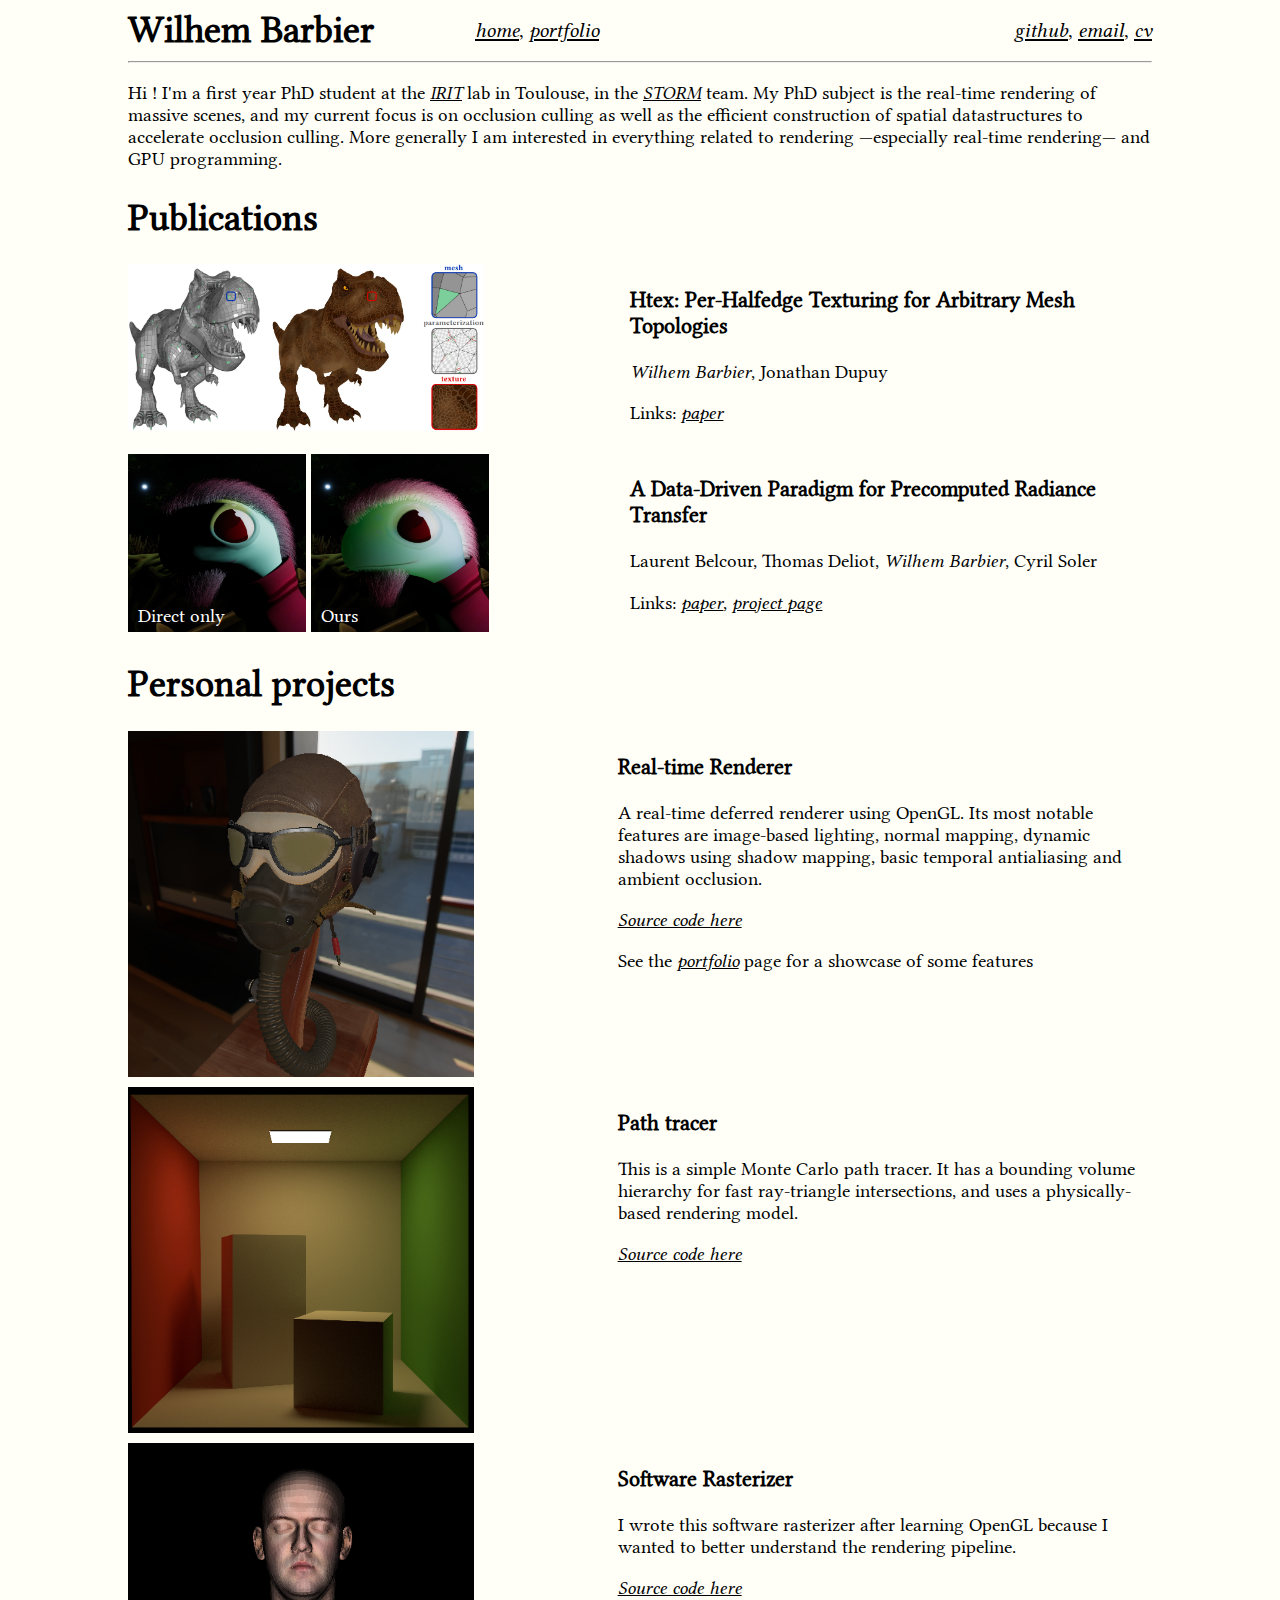
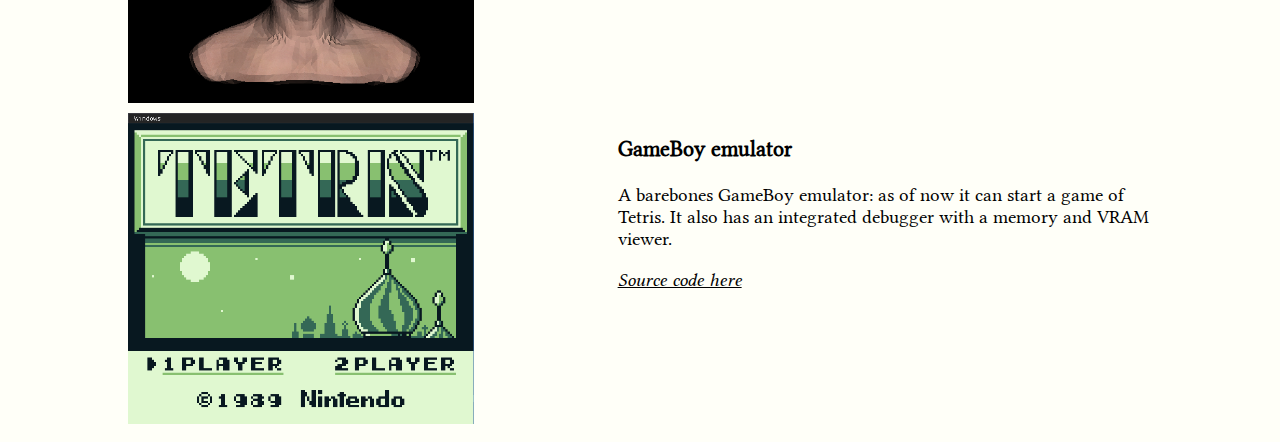
<file: index.html>
<html>
    <head>
        <meta charset="utf8"/>
        <title>Wilhem Barbier</title>
        <link rel="stylesheet" href="res/style.css"/>
    </head>
    <body>
        <h1 style='display: inline;'>Wilhem Barbier</h1>
        <div width='100%' style='display:inline-block;margin-left: 5em'>
            <span class='navbar' style='float:left;'>
                <a href='/'>home</a>,
                <a href='/portfolio.html'>portfolio</a>
            </span>
            </div>
        <span id="links" class='navbar'>
            <a href="https://github.com/wbrbr">github</a>,
            <a href="mailto:wilhem@wbrbr.org">email</a>,
            <a href="res/cv.pdf">cv</a></span>
            </span>
</span>
        <hr/>
        <p>Hi ! I'm a first year PhD student at the <a href='irit.fr'>IRIT</a> lab in Toulouse, in the <a href='https://www.irit.fr/storm/site/'>STORM</a> team. My PhD subject is the real-time rendering of massive scenes, and my current focus is on occlusion culling as well as the efficient construction of spatial datastructures to accelerate occlusion culling. More generally I am interested in everything related to rendering &mdash;especially real-time rendering&mdash; and GPU programming.</p>
        <h1>Publications</h1>
        <div class='container'>
            <div class='project-img'>
                <img src='res/img/htex.png' width=75% />
            </div>
            <div class='project-desc'>
                <h3>Htex: Per-Halfedge Texturing for Arbitrary Mesh Topologies</h3>
                <p><i>Wilhem Barbier</i>, Jonathan Dupuy</p>
                <p>Links: <a href='https://arxiv.org/pdf/2207.05618.pdf'>paper</a></p>
            </div>

            <div class="project-img">
                <span style='position:relative;'>
                    <img src='res/img/inset_noGI.png' width=37.5%/>
                    <span style='position: absolute; left: 10px; bottom: 10px; color: white;'>Direct only</span>
                </span>
                <span style='position:relative;'>
                    <img src='res/img/inset.png' width=37.5% />
                    <span style='position: absolute; left: 10px; bottom: 10px; color: white;'>Ours</span>
                </span>
            </div>
            <div class="project-desc">
                <h3>A Data-Driven Paradigm for Precomputed Radiance Transfer</h3>
                <p>Laurent Belcour, Thomas Deliot, <i>Wilhem Barbier</i>, Cyril Soler</p>
                <p>Links: <a href='https://arxiv.org/pdf/2206.13112.pdf'>paper</a>, <a href='https://unity-grenoble.github.io/website/publication/2022/07/12/rendering-data-driven-prt.html'>project page</a></p>
            </div>
        </div>
        <h1>Personal projects</h1>
        <div class="container">
            <div class="project-img">
                <img src="res/img/realtime.png" width=75% />
            </div>
            <div class="project-desc">
                <h3>Real-time Renderer</h3>
                <p>A real-time deferred renderer using OpenGL. Its most notable features are image-based lighting, normal mapping, dynamic shadows using shadow mapping, basic temporal antialiasing and ambient occlusion.
                <p><a href="https://github.com/wbrbr/realtime">Source code here</a></p>
                <p>See the <a href='/portfolio.html'>portfolio</a> page for a showcase of some features</p>
            </div>
            <div class="project-img">
                <img src="res/img/cornell_box.png" width=75% />
            </div>
            <div class="project-desc">
                <h3>Path tracer</h3>
                <p>This is a simple Monte Carlo path tracer. It has a bounding volume hierarchy for fast ray-triangle intersections, and uses a physically-based rendering model.</p>
                <p><a href="https://github.com/wbrbr/pathtracer">Source code here</a></p>
            </div>
            <div class="project-img">
                <img src="res/img/rasterizer.png" width=75% />
            </div>
            <div class="project-desc">
                <h3>Software Rasterizer</h3>
                <p>I wrote this software rasterizer after learning OpenGL because I wanted to better understand the rendering pipeline.</p>
                <p><a href="https://github.com/wbrbr/rasterizer">Source code here</a></p>
            </div>
            <div class="project-img">
                <img src="res/img/gbemu.png" width=75% />
            </div>
            <div class="project-desc">
                <h3>GameBoy emulator</h3>
                <p>A barebones GameBoy emulator: as of now it can start a game of Tetris. It also has an integrated debugger with a memory and VRAM viewer.</p>
                <p><a href="https://github.com/wbrbr/gbemu">Source code here</a></p>
            </div>
            <div class='project-img'>
            </div>
        </div>
    </body>
</html>
</file>
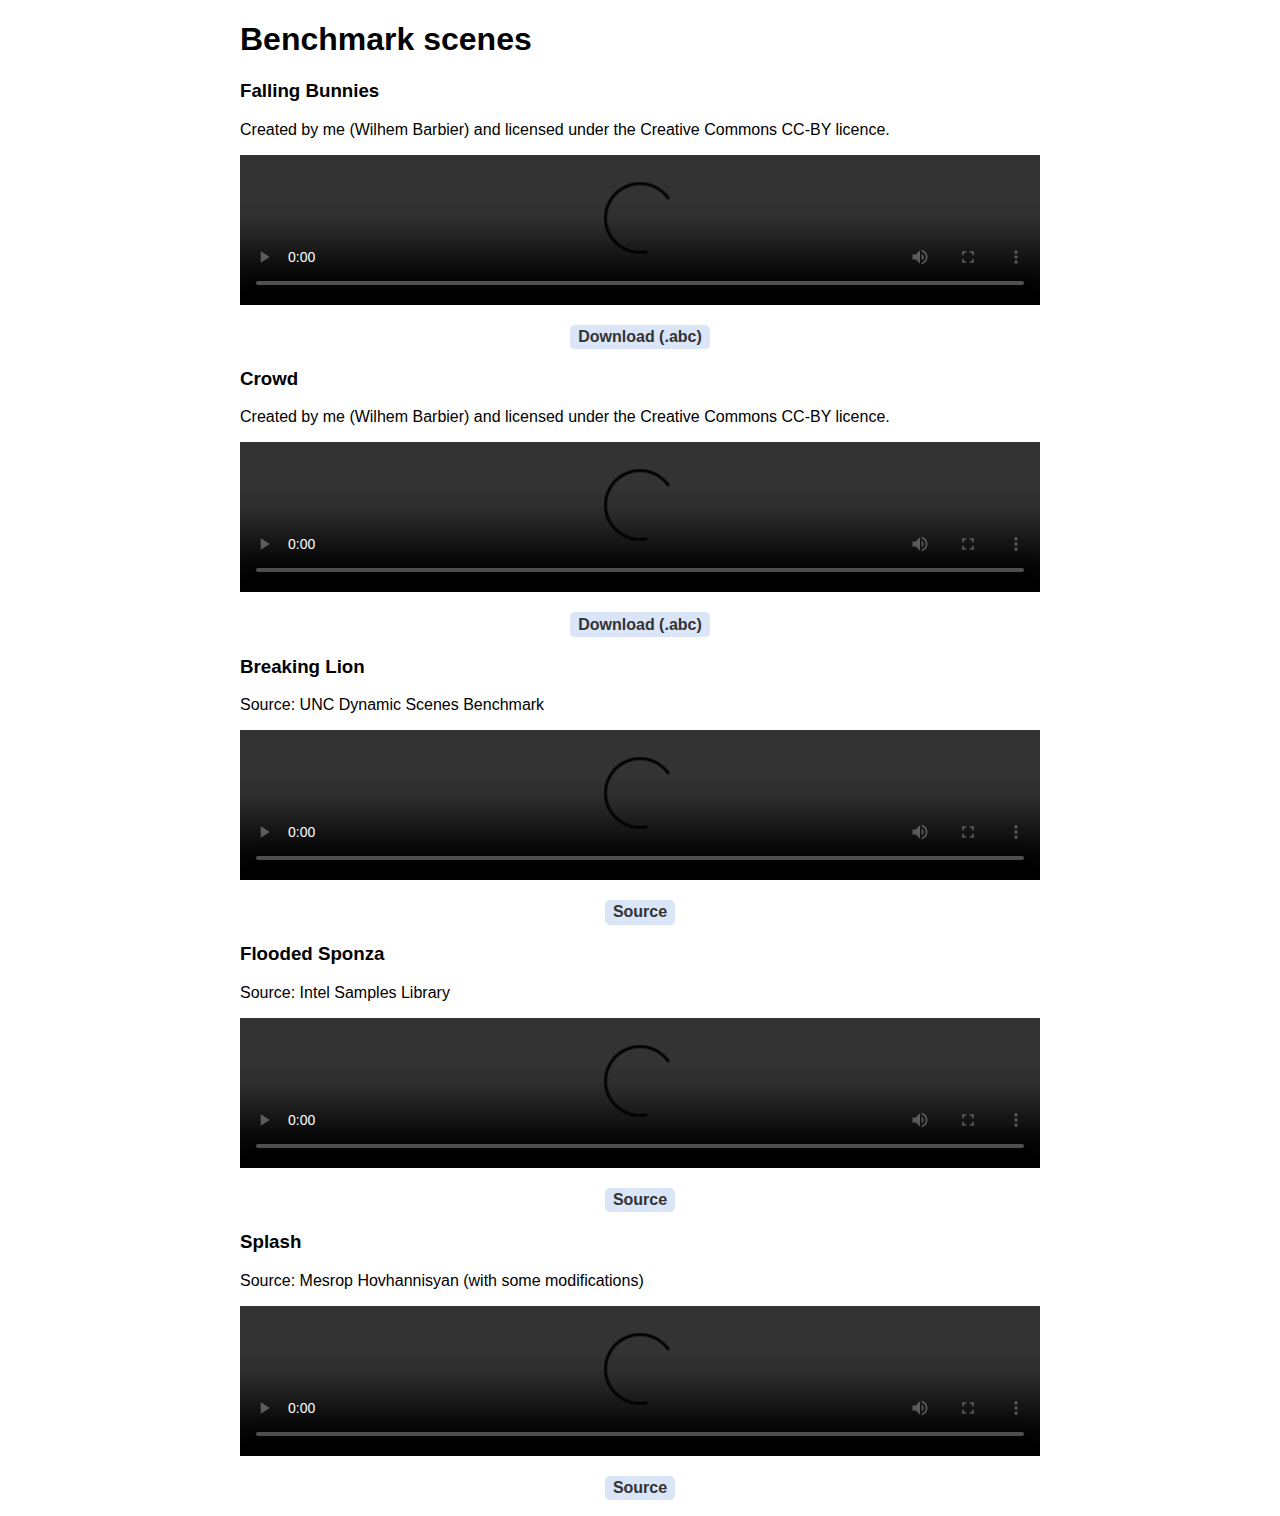
<file: publications/BenchmarkScenes/index.html>
<!DOCTYPE html>
<html>
    <head>
        <title>Benchmark scenes</title>
        <meta charset="utf-8"/>
        <meta name="viewport" content="width=device-width,initial-scale=1"/>
        <link rel="stylesheet" href="style.css"/>
    </head>

    <body>
        <main>
            <h1>Benchmark scenes</h1>


            <section>
                <h3>Falling Bunnies</h3>
                <p>Created by me (Wilhem Barbier) and licensed under the Creative Commons CC-BY licence.</p>
                <video src="https://files.wbrbr.org/scenes/falling_bunnies.mp4" style="width: 100%;" controls></video>
                <div class="button-list">
                    <a class="button" href="https://files.wbrbr.org/scenes/falling_bunnies.abc">Download (.abc)</a>
                </div>
            </section>

            <section>
                <h3>Crowd</h3>
                <p>Created by me (Wilhem Barbier) and licensed under the Creative Commons CC-BY licence.</p>
                <video src="https://files.wbrbr.org/scenes/crowd.mp4" style="width: 100%;" controls></video>
                <div class="button-list">
                    <a class="button" href="https://files.wbrbr.org/scenes/crowd.abc">Download (.abc)</a>
                </div>
            </section>

            <section>
                <h3>Breaking Lion</h3>
                <p>Source: UNC Dynamic Scenes Benchmark</p>
                <video src="https://files.wbrbr.org/scenes/breakinglion.mp4" style="width:100%;" controls></video>
                <div class="button-list">
                    <a class="button" href="https://gamma-web.iacs.umd.edu/DYNAMICB/">Source</a>
                </div>
            </section>

            <section>
                <h3>Flooded Sponza</h3>
                <p>Source: Intel Samples Library</p>
                <video src="https://files.wbrbr.org/scenes/flooded_sponza.mp4" style="width:100%;" controls></video>
                <div class="button-list">
                    <a class="button" href="https://www.intel.com/content/www/us/en/content-details/742225/flood.html">Source</a>
                </div>
            </section>

            <section>
                <h3>Splash</h3>
                <p>Source: Mesrop Hovhannisyan (with some modifications)</p>
                <video src="https://files.wbrbr.org/scenes/splash.mp4" style="width: 100%;" controls></video>
                <div class="button-list">
                    <a class="button" href="https://mes-3d.gumroad.com/l/uukkwx">Source</a>
                </div>
            </section>
        </main>
    </body>
</html>
</file>
<file: res/style.css>
@font-face {
    font-family: "Linux Libertine";
    src: url(fonts/LinLibertine_Rah.ttf);
    font-weight: normal;
    font-style: normal;
}

@font-face {
    font-family: "Linux Libertine";
    src: url(fonts/LinLibertine_RIah.ttf);
    font-weight: normal;
    font-style: italic;
}
body {
    background-color: #fffff8;
    margin-left: auto;
    margin-right: auto;
    font-family: "Linux Libertine";
    font-size: 1.2rem;
}

@media (min-width: 30rem) {
    body {
        width: 80%;
    }
}

.container {
    display: grid;
    grid-template-columns: auto auto;
    grid-template-rows: auto auto;
    grid-row-gap: 10px;
}

.project-desc {
    margin-left: 5%;
}

/* h1 {
    display: inline;
} */

.navbar {
    font-size: 1.1em;
    margin-top: 10px;
}

#links {
    float: right;
    font-size: 1.1em;
    margin-top: 10px;
    /* margin-right: 10px; */
}

a:link {
    /* text-decoration: none; */
    color: inherit;
    font-style: italic;

}

a:visited {
    color: inherit;
}

a.no-italics {
    font-style: normal;
}
</file>
<file: publications/BenchmarkScenes/style.css>
a:link {
    text-decoration: none;
    color: #333333;
    font-weight: 600;
}

a:visited {
    color: #333333;
}

body {
    max-width: 52rem;
    margin: auto;
    font-family: sans-serif;
}

main {
    margin-left: 1em;
    margin-right: 1em;
    margin-bottom: 1em;
}

.button-list {
    display: flex;
    justify-content: space-evenly;
    /*width: 40%;*/
    max-width: 17em;
    margin: auto;
    margin-top: 1em;
}

.button {
    /*background-color: #eeeeee;*/
    background-color: #dae5f8;
    padding-left: 0.5em;
    padding-right: 0.5em;
    padding-top: 0.2em;
    padding-bottom: 0.2em;
    border-radius: 0.3em;
    text-decoration: none;
}

.button:hover {
    /*box-shadow: 0.1em 0.1em 2px #cccccc;*/
    background-color: #c9daf8;
}
</file>
